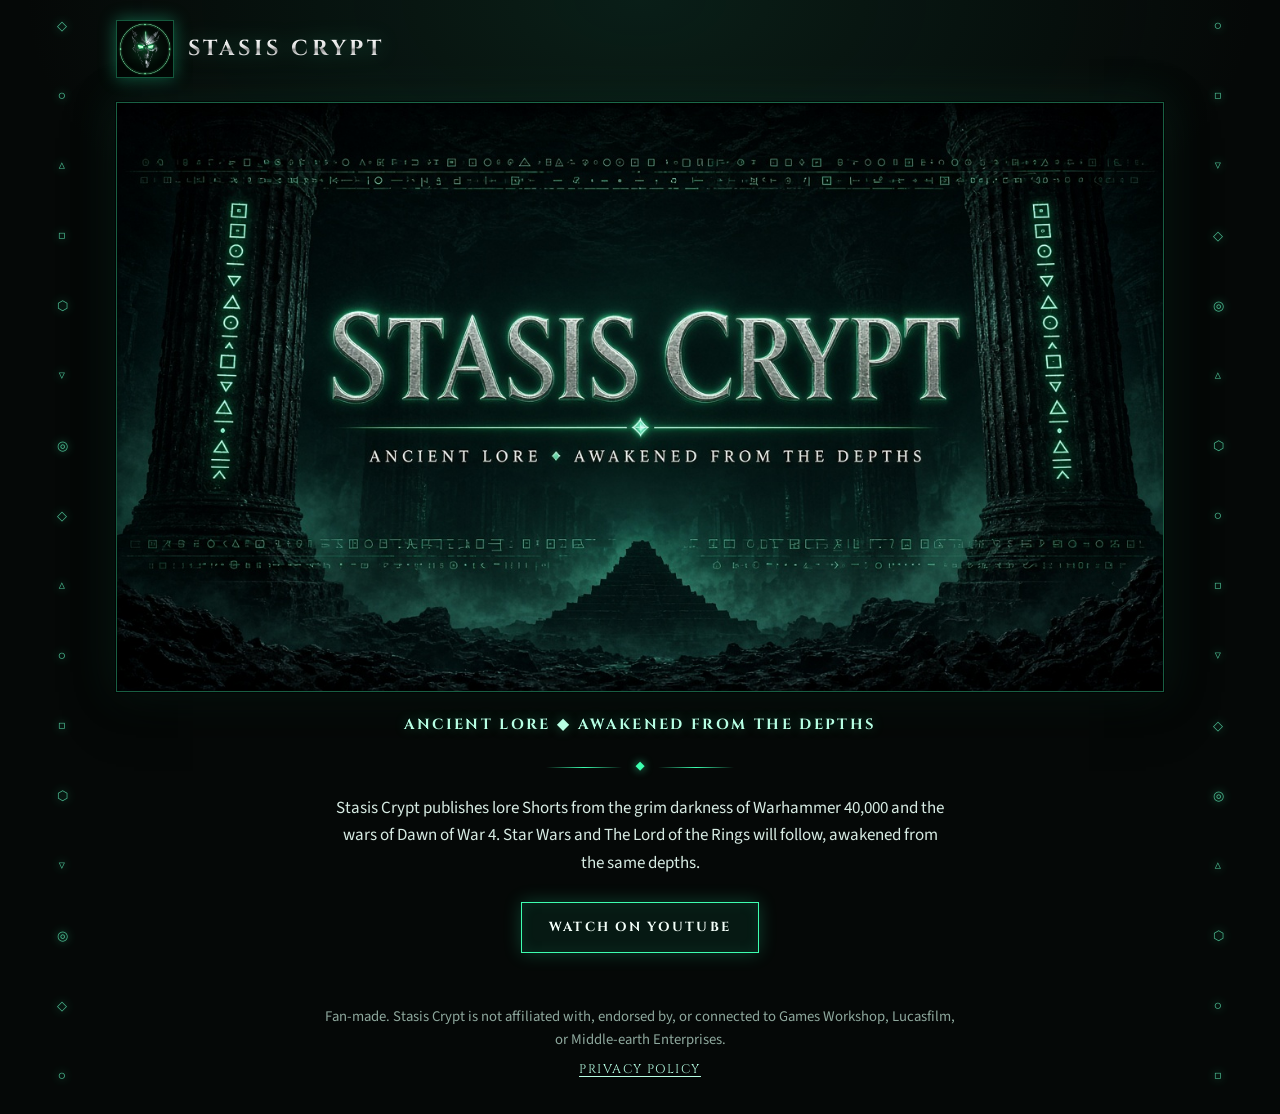
<file: index.html>
<!DOCTYPE html>
<html lang="en">
<head>
  <meta charset="utf-8">
  <meta name="viewport" content="width=device-width, initial-scale=1">
  <title>Stasis Crypt</title>
  <meta name="description" content="Stasis Crypt publishes lore Shorts from Warhammer 40,000 and Dawn of War 4. Star Wars and The Lord of the Rings will follow.">
  <meta name="theme-color" content="#050807">
  <link rel="canonical" href="https://pieking666.github.io/">
  <link rel="icon" href="/assets/avatar.png" type="image/png">
  <link rel="apple-touch-icon" href="/assets/avatar.png">
  <meta property="og:title" content="Stasis Crypt">
  <meta property="og:description" content="Ancient lore, awakened from the depths.">
  <meta property="og:type" content="website">
  <meta property="og:url" content="https://pieking666.github.io/">
  <meta property="og:image" content="https://pieking666.github.io/assets/banner.jpg">
  <link rel="preconnect" href="https://fonts.googleapis.com">
  <link rel="preconnect" href="https://fonts.gstatic.com" crossorigin>
  <link href="https://fonts.googleapis.com/css2?family=Cinzel:wght@500;700&family=Source+Sans+3:wght@400;600&display=swap" rel="stylesheet">
  <link rel="stylesheet" href="/assets/styles.css">
</head>
<body class="home">
  <a class="skip" href="#content">Skip to content</a>
  <div class="frame">
    <div class="runes" aria-hidden="true">
      <span>◇</span><span>○</span><span>△</span><span>□</span><span>⬡</span><span>▽</span><span>◎</span><span>◇</span><span>△</span><span>○</span><span>□</span><span>⬡</span><span>▽</span><span>◎</span><span>◇</span><span>○</span>
    </div>
    <div class="frame-main">
      <header class="top">
        <a class="brand" href="/">
          <img src="/assets/avatar.png" width="58" height="58" alt="">
          <h1 class="wordmark">STASIS CRYPT</h1>
        </a>
      </header>
      <main id="content">
        <img class="banner" src="/assets/banner.jpg" width="1280" height="720" alt="A dark crypt hall lined with glowing green runes.">
        <p class="tagline">ANCIENT LORE ◆ AWAKENED FROM THE DEPTHS</p>
        <p class="ornament" aria-hidden="true"><span></span>◆<span></span></p>
        <p class="lede">Stasis Crypt publishes lore Shorts from the grim darkness of Warhammer 40,000 and the wars of Dawn of War 4. Star Wars and The Lord of the Rings will follow, awakened from the same depths.</p>
        <p class="cta"><a class="button" rel="me" href="https://www.youtube.com/@pieking666-xu1qm">Watch on YouTube</a></p>
      </main>
      <footer class="site-footer">
        <p>Fan-made. Stasis Crypt is not affiliated with, endorsed by, or connected to Games Workshop, Lucasfilm, or Middle-earth Enterprises.</p>
        <p><a href="/privacy">Privacy policy</a></p>
      </footer>
    </div>
    <div class="runes" aria-hidden="true">
      <span>○</span><span>□</span><span>▽</span><span>◇</span><span>◎</span><span>△</span><span>⬡</span><span>○</span><span>□</span><span>▽</span><span>◇</span><span>◎</span><span>△</span><span>⬡</span><span>○</span><span>□</span>
    </div>
  </div>
</body>
</html>
</file>
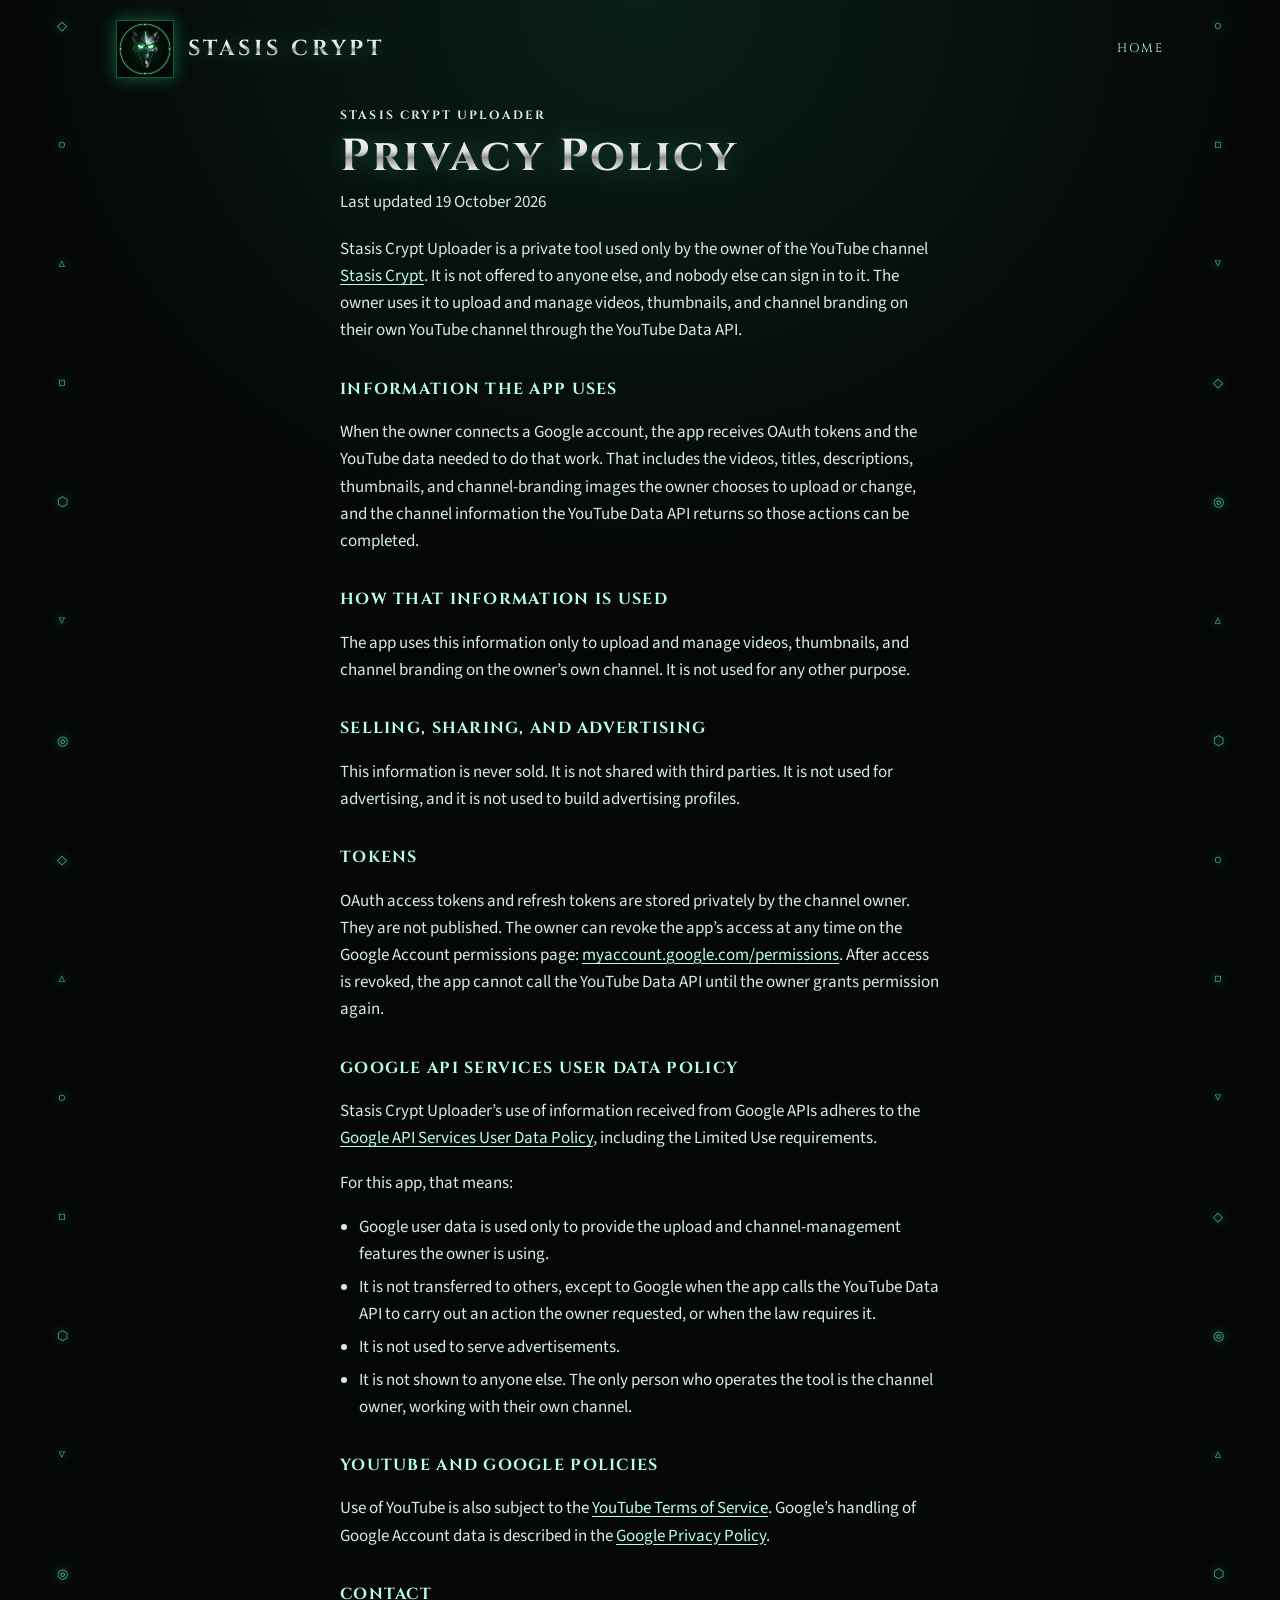
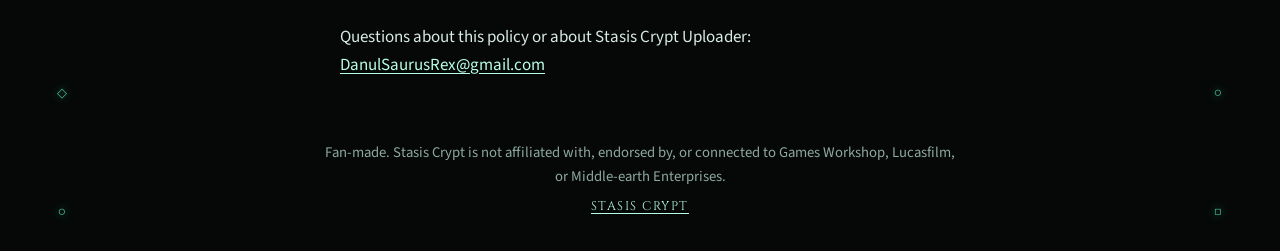
<file: privacy/index.html>
<!DOCTYPE html>
<html lang="en">
<head>
  <meta charset="utf-8">
  <meta name="viewport" content="width=device-width, initial-scale=1">
  <title>Privacy policy — Stasis Crypt Uploader</title>
  <meta name="description" content="Privacy policy for Stasis Crypt Uploader, a private tool the channel owner uses to upload and manage their own YouTube channel through the YouTube Data API.">
  <meta name="theme-color" content="#050807">
  <link rel="canonical" href="https://pieking666.github.io/privacy">
  <link rel="icon" href="/assets/avatar.png" type="image/png">
  <link rel="apple-touch-icon" href="/assets/avatar.png">
  <link rel="preconnect" href="https://fonts.googleapis.com">
  <link rel="preconnect" href="https://fonts.gstatic.com" crossorigin>
  <link href="https://fonts.googleapis.com/css2?family=Cinzel:wght@500;700&family=Source+Sans+3:wght@400;600&display=swap" rel="stylesheet">
  <link rel="stylesheet" href="/assets/styles.css">
</head>
<body>
  <a class="skip" href="#content">Skip to content</a>
  <div class="frame">
    <div class="runes" aria-hidden="true">
      <span>◇</span><span>○</span><span>△</span><span>□</span><span>⬡</span><span>▽</span><span>◎</span><span>◇</span><span>△</span><span>○</span><span>□</span><span>⬡</span><span>▽</span><span>◎</span><span>◇</span><span>○</span>
    </div>
    <div class="frame-main">
      <header class="top">
        <a class="brand" href="/">
          <img src="/assets/avatar.png" width="58" height="58" alt="">
          <span class="wordmark">STASIS CRYPT</span>
        </a>
        <a class="nav-link" href="/">Home</a>
      </header>
      <main id="content" class="policy">
        <p class="kicker">Stasis Crypt Uploader</p>
        <h1>Privacy Policy</h1>
        <p class="updated">Last updated <time datetime="2026-10-19">19 October 2026</time></p>

        <p>Stasis Crypt Uploader is a private tool used only by the owner of the YouTube channel <a href="https://www.youtube.com/@pieking666-xu1qm">Stasis Crypt</a>. It is not offered to anyone else, and nobody else can sign in to it. The owner uses it to upload and manage videos, thumbnails, and channel branding on their own YouTube channel through the YouTube Data API.</p>

        <h2>Information the app uses</h2>
        <p>When the owner connects a Google account, the app receives OAuth tokens and the YouTube data needed to do that work. That includes the videos, titles, descriptions, thumbnails, and channel-branding images the owner chooses to upload or change, and the channel information the YouTube Data API returns so those actions can be completed.</p>

        <h2>How that information is used</h2>
        <p>The app uses this information only to upload and manage videos, thumbnails, and channel branding on the owner’s own channel. It is not used for any other purpose.</p>

        <h2>Selling, sharing, and advertising</h2>
        <p>This information is never sold. It is not shared with third parties. It is not used for advertising, and it is not used to build advertising profiles.</p>

        <h2>Tokens</h2>
        <p>OAuth access tokens and refresh tokens are stored privately by the channel owner. They are not published. The owner can revoke the app’s access at any time on the Google Account permissions page: <a href="https://myaccount.google.com/permissions">myaccount.google.com/permissions</a>. After access is revoked, the app cannot call the YouTube Data API until the owner grants permission again.</p>

        <h2>Google API Services User Data Policy</h2>
        <p>Stasis Crypt Uploader’s use of information received from Google APIs adheres to the <a href="https://developers.google.com/terms/api-services-user-data-policy">Google API Services User Data Policy</a>, including the Limited Use requirements.</p>
        <p>For this app, that means:</p>
        <ul>
          <li>Google user data is used only to provide the upload and channel-management features the owner is using.</li>
          <li>It is not transferred to others, except to Google when the app calls the YouTube Data API to carry out an action the owner requested, or when the law requires it.</li>
          <li>It is not used to serve advertisements.</li>
          <li>It is not shown to anyone else. The only person who operates the tool is the channel owner, working with their own channel.</li>
        </ul>

        <h2>YouTube and Google policies</h2>
        <p>Use of YouTube is also subject to the <a href="https://www.youtube.com/t/terms">YouTube Terms of Service</a>. Google’s handling of Google Account data is described in the <a href="https://policies.google.com/privacy">Google Privacy Policy</a>.</p>

        <h2>Contact</h2>
        <p>Questions about this policy or about Stasis Crypt Uploader: <a href="mailto:DanulSaurusRex@gmail.com">DanulSaurusRex@gmail.com</a></p>
      </main>
      <footer class="site-footer">
        <p>Fan-made. Stasis Crypt is not affiliated with, endorsed by, or connected to Games Workshop, Lucasfilm, or Middle-earth Enterprises.</p>
        <p><a href="/">Stasis Crypt</a></p>
      </footer>
    </div>
    <div class="runes" aria-hidden="true">
      <span>○</span><span>□</span><span>▽</span><span>◇</span><span>◎</span><span>△</span><span>⬡</span><span>○</span><span>□</span><span>▽</span><span>◇</span><span>◎</span><span>△</span><span>⬡</span><span>○</span><span>□</span>
    </div>
  </div>
</body>
</html>
</file>
<file: assets/styles.css>
:root {
  --bg: #050807;
  --ink: #d7ebe3;
  --muted: #8ea89d;
  --emerald: #3dffb0;
  --emerald-soft: #b7ffe4;
  --line: rgba(61, 255, 176, 0.35);
  --silver: #e4e4e4;
  --measure: 40rem;
  color-scheme: dark;
}

* {
  box-sizing: border-box;
}

html {
  background: var(--bg);
}

body {
  margin: 0;
  min-height: 100vh;
  color: var(--ink);
  background:
    radial-gradient(ellipse 80% 50% at 50% 0%, rgba(18, 72, 54, 0.35), transparent 60%),
    var(--bg);
  font-family: "Source Sans 3", "Segoe UI", Helvetica, Arial, sans-serif;
  font-size: 1.0625rem;
  line-height: 1.6;
}

img {
  max-width: 100%;
  height: auto;
}

a {
  color: var(--emerald-soft);
  text-underline-offset: 0.18em;
}

a:hover {
  color: #ffffff;
}

a:focus-visible,
.button:focus-visible {
  outline: 2px solid var(--emerald);
  outline-offset: 3px;
}

.skip {
  position: absolute;
  left: 1rem;
  top: -4rem;
  background: #06231a;
  color: #ffffff;
  padding: 0.5rem 0.8rem;
  z-index: 5;
}

.skip:focus {
  top: 1rem;
}

.frame {
  display: grid;
  grid-template-columns: 3.25rem minmax(0, 68rem) 3.25rem;
  justify-content: center;
  gap: 0.5rem;
  min-height: 100vh;
}

.runes {
  display: flex;
  flex-direction: column;
  justify-content: space-between;
  align-items: center;
  padding: 1.25rem 0 2rem;
  color: #67ffc6;
  text-shadow: 0 0 8px rgba(61, 255, 176, 0.85);
  font-size: 0.8rem;
  line-height: 1;
  opacity: 0.72;
  user-select: none;
}

.frame-main {
  min-width: 0;
  display: flex;
  flex-direction: column;
}

.top {
  display: flex;
  align-items: center;
  justify-content: space-between;
  gap: 1rem;
  padding: 1.25rem 1.25rem 0.25rem;
}

.brand {
  display: flex;
  align-items: center;
  gap: 0.85rem;
  color: inherit;
  text-decoration: none;
}

.brand img {
  width: 58px;
  height: 58px;
  display: block;
  background: #000;
  border: 1px solid var(--line);
  box-shadow: 0 0 16px rgba(40, 255, 180, 0.35);
}

.wordmark,
.top h1 {
  margin: 0;
  font-family: Cinzel, Palatino, "Palatino Linotype", "Times New Roman", serif;
  font-weight: 700;
  font-size: clamp(1rem, 2vw, 1.35rem);
  letter-spacing: 0.18em;
  line-height: 1.1;
  color: var(--silver);
  background: linear-gradient(180deg, #ffffff 0%, #dedede 42%, #8d8d8d 52%, #f4f4f4 78%, #b0b0b0 100%);
  -webkit-background-clip: text;
  background-clip: text;
  -webkit-text-fill-color: transparent;
  filter: drop-shadow(0 0 10px rgba(61, 255, 176, 0.28));
}

.nav-link {
  font-family: Cinzel, Palatino, serif;
  font-size: 0.78rem;
  letter-spacing: 0.16em;
  text-transform: uppercase;
  text-decoration: none;
  color: var(--emerald-soft);
}

.home main {
  text-align: center;
  padding: 0.5rem 1.25rem 0;
}

.banner {
  display: block;
  width: min(100%, 1100px);
  margin: 0.75rem auto 0;
  border: 1px solid var(--line);
  box-shadow:
    0 0 0 1px rgba(0, 0, 0, 0.6),
    0 18px 50px rgba(0, 0, 0, 0.45),
    0 0 40px rgba(20, 90, 65, 0.28);
}

.tagline {
  margin: 1.35rem auto 0;
  max-width: 40rem;
  font-family: Cinzel, Palatino, serif;
  font-size: clamp(0.72rem, 1.6vw, 0.92rem);
  font-weight: 700;
  letter-spacing: 0.16em;
  line-height: 1.5;
  color: var(--emerald-soft);
  text-shadow: 0 0 12px rgba(61, 255, 176, 0.35);
}

.ornament {
  display: flex;
  align-items: center;
  justify-content: center;
  gap: 0.8rem;
  margin: 1.1rem auto 0.2rem;
  color: var(--emerald);
  text-shadow: 0 0 8px rgba(61, 255, 176, 0.7);
}

.ornament span {
  display: block;
  width: 4.75rem;
  height: 1px;
  background: linear-gradient(90deg, transparent, var(--emerald), transparent);
}

.lede {
  max-width: 38rem;
  margin: 0.9rem auto 0;
  color: var(--ink);
}

.cta {
  margin: 1.6rem 0 0.4rem;
}

.button {
  display: inline-block;
  padding: 0.85rem 1.7rem;
  border: 1px solid var(--emerald);
  background: rgba(8, 32, 24, 0.72);
  color: #f3fff9;
  font-family: Cinzel, Palatino, serif;
  font-size: 0.82rem;
  font-weight: 700;
  letter-spacing: 0.16em;
  text-transform: uppercase;
  text-decoration: none;
  box-shadow:
    inset 0 0 14px rgba(61, 255, 176, 0.08),
    0 0 18px rgba(40, 255, 180, 0.22);
}

.button:hover {
  background: rgba(16, 64, 48, 0.88);
  color: #ffffff;
  box-shadow:
    inset 0 0 16px rgba(61, 255, 176, 0.12),
    0 0 28px rgba(40, 255, 180, 0.4);
}

.site-footer {
  margin-top: auto;
  padding: 2.5rem 1.25rem 1.75rem;
  text-align: center;
  color: var(--muted);
  font-size: 0.92rem;
}

.site-footer p {
  margin: 0.35rem auto;
  max-width: 40rem;
}

.site-footer a {
  font-family: Cinzel, Palatino, serif;
  font-size: 0.78rem;
  letter-spacing: 0.12em;
  text-transform: uppercase;
  text-decoration: underline;
  text-underline-offset: 0.22em;
}

.policy {
  width: min(100%, var(--measure));
  margin: 0 auto;
  padding: 1.5rem 1.25rem 0;
}

.kicker {
  margin: 0 0 0.35rem;
  font-family: Cinzel, Palatino, serif;
  font-size: 0.75rem;
  font-weight: 700;
  letter-spacing: 0.18em;
  text-transform: uppercase;
  color: var(--emerald);
}

.policy h1 {
  margin: 0 0 0.4rem;
  font-family: Cinzel, Palatino, "Times New Roman", serif;
  font-size: clamp(2rem, 5vw, 2.8rem);
  font-weight: 700;
  letter-spacing: 0.06em;
  line-height: 1.15;
  color: var(--silver);
  background: linear-gradient(180deg, #ffffff 0%, #dedede 40%, #8f8f8f 52%, #f5f5f5 78%, #b5b5b5 100%);
  -webkit-background-clip: text;
  background-clip: text;
  -webkit-text-fill-color: transparent;
  filter: drop-shadow(0 0 12px rgba(61, 255, 176, 0.25));
}

.updated {
  margin: 0 0 1.25rem;
  color: var(--muted);
}

.policy h2 {
  margin: 2rem 0 0.45rem;
  font-family: Cinzel, Palatino, serif;
  font-size: 1rem;
  font-weight: 700;
  letter-spacing: 0.08em;
  text-transform: uppercase;
  color: var(--emerald-soft);
}

.policy p,
.policy li {
  color: var(--ink);
}

.policy a {
  overflow-wrap: anywhere;
}

.policy ul {
  margin: 0.4rem 0 0;
  padding-left: 1.2rem;
}

.policy li + li {
  margin-top: 0.35rem;
}

@media (max-width: 760px) {
  .frame {
    grid-template-columns: minmax(0, 1fr);
  }

  .runes {
    display: none;
  }

  .brand img {
    width: 48px;
    height: 48px;
  }

  .wordmark,
  .top h1 {
    letter-spacing: 0.12em;
  }
}
</file>
